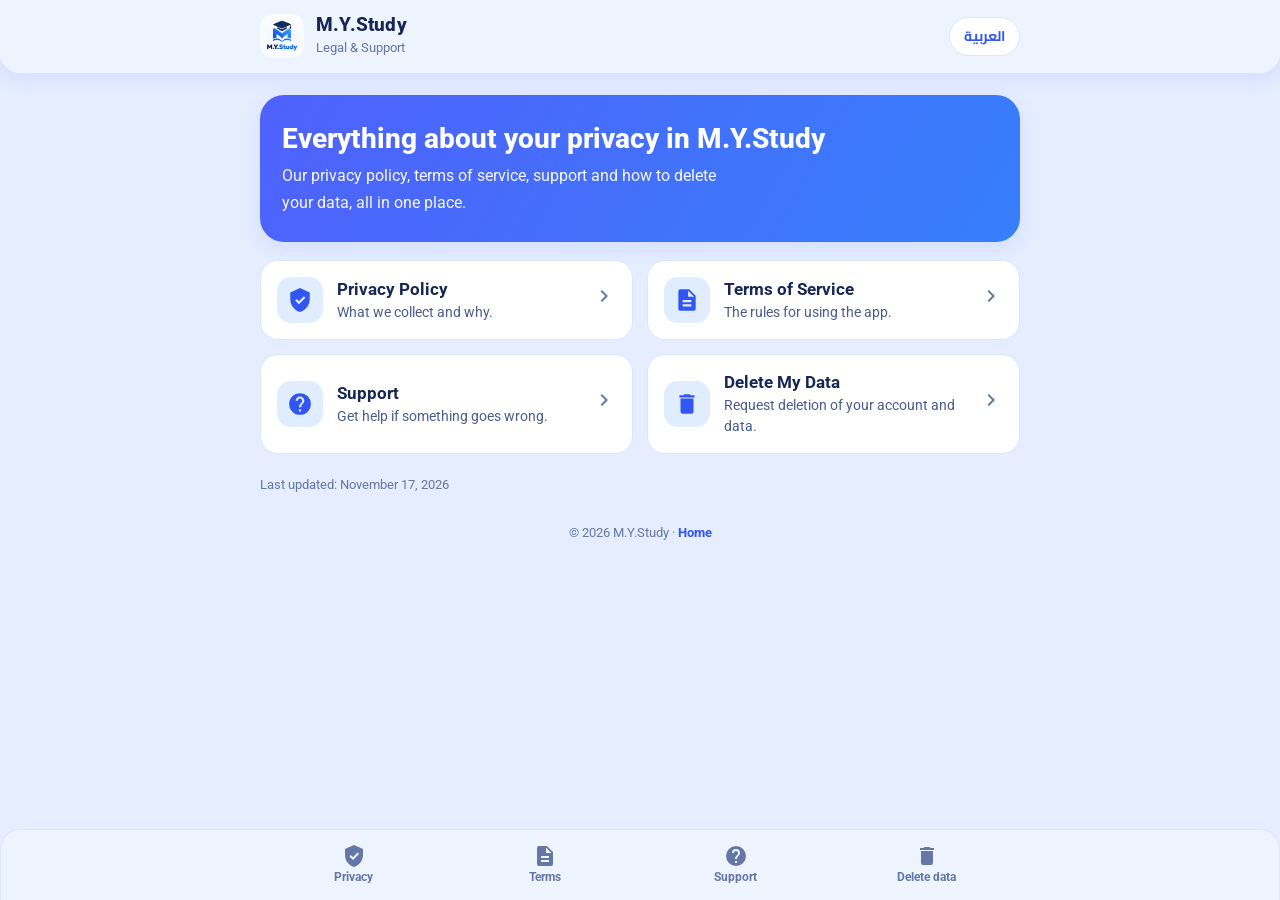
<file: index.html>
<!doctype html>
<html lang="ar" dir="rtl" data-lang="ar">
<head>
<meta charset="utf-8">
<meta name="viewport" content="width=device-width,initial-scale=1,viewport-fit=cover">
<title>M.Y.Study</title>
<meta name="description" content="M.Y.Study - privacy policy, terms of service, support and data deletion.">
<link rel="icon" href="icon.png">
<link rel="preconnect" href="https://fonts.googleapis.com"><link rel="preconnect" href="https://fonts.gstatic.com" crossorigin>
<link rel="stylesheet" href="https://fonts.googleapis.com/css2?family=Cairo:wght@400;600;700;800&family=Roboto:wght@400;500;700&display=swap">
<link rel="stylesheet" href="style.css">
<script src="app.js"></script>
</head>
<body class="p-home">
<svg width="0" height="0" style="position:absolute" aria-hidden="true">
  <symbol id="i-shield" viewBox="0 0 24 24"><path fill="currentColor" d="M12 1 3 5v6c0 5.55 3.84 10.74 9 12 5.16-1.26 9-6.45 9-12V5l-9-4Zm-1 15-3.5-3.5 1.41-1.41L11 13.17l4.59-4.58L17 10l-6 6Z"/></symbol>
  <symbol id="i-help" viewBox="0 0 24 24"><path fill="currentColor" d="M12 2a10 10 0 1 0 0 20 10 10 0 0 0 0-20Zm1 17h-2v-2h2v2Zm2.07-7.75-.9.92A3.5 3.5 0 0 0 13 15h-2v-.5c0-1 .4-1.9 1.17-2.59l1.24-1.26A2 2 0 0 0 14 9a2 2 0 0 0-4 0H8a4 4 0 0 1 8 0c0 .88-.36 1.68-.93 2.25Z"/></symbol>
  <symbol id="i-doc" viewBox="0 0 24 24"><path fill="currentColor" d="M14 2H6a2 2 0 0 0-2 2v16a2 2 0 0 0 2 2h12a2 2 0 0 0 2-2V8l-6-6Zm2 16H8v-2h8v2Zm0-4H8v-2h8v2Zm-3-5V3.5L18.5 9H13Z"/></symbol>
  <symbol id="i-trash" viewBox="0 0 24 24"><path fill="currentColor" d="M6 19a2 2 0 0 0 2 2h8a2 2 0 0 0 2-2V7H6v12ZM19 4h-3.5l-1-1h-5l-1 1H5v2h14V4Z"/></symbol>
  <symbol id="i-chev" viewBox="0 0 24 24"><path fill="currentColor" d="M8.59 16.59 13.17 12 8.59 7.41 10 6l6 6-6 6-1.41-1.41Z"/></symbol>
  <symbol id="i-info" viewBox="0 0 24 24"><path fill="currentColor" d="M12 2a10 10 0 1 0 0 20 10 10 0 0 0 0-20Zm1 15h-2v-6h2v6Zm0-8h-2V7h2v2Z"/></symbol>
</svg>
<header class="top"><div class="wrap">
  <img class="logo" alt="M.Y.Study" src="icon.png">
  <div class="brand"><b>M.Y.Study</b>
    <span class="ar">المعلومات القانونية والدعم</span><span class="en">Legal &amp; Support</span></div>
  <button class="lang" id="langbtn" type="button" aria-label="Language"><span class="ar">English</span><span class="en">العربية</span></button>
</div></header>
<main class="wrap">
<section class="home" id="home">
  <div class="hero">
    <h1><span class="ar">كل ما يخص خصوصيتك في M.Y.Study</span><span class="en">Everything about your privacy in M.Y.Study</span></h1>
    <p><span class="ar">سياسة الخصوصية، شروط الخدمة، الدعم، وطريقة حذف بياناتك، في مكان واحد وبشكل واضح.</span>
       <span class="en">Our privacy policy, terms of service, support and how to delete your data, all in one place.</span></p>
  </div>
  <div class="grid">
    <a class="tile" href="privacy.html"><span class="ic"><svg width="26" height="26"><use href="#i-shield"/></svg></span>
      <div><h2><span class="ar">سياسة الخصوصية</span><span class="en">Privacy Policy</span></h2>
      <p><span class="ar">إيه البيانات اللي بنجمعها وليه.</span><span class="en">What we collect and why.</span></p></div>
      <span class="chev"><svg width="24" height="24"><use href="#i-chev"/></svg></span></a>
    <a class="tile" href="terms.html"><span class="ic"><svg width="26" height="26"><use href="#i-doc"/></svg></span>
      <div><h2><span class="ar">شروط الخدمة</span><span class="en">Terms of Service</span></h2>
      <p><span class="ar">قواعد استخدام التطبيق.</span><span class="en">The rules for using the app.</span></p></div>
      <span class="chev"><svg width="24" height="24"><use href="#i-chev"/></svg></span></a>
    <a class="tile" href="support.html"><span class="ic"><svg width="26" height="26"><use href="#i-help"/></svg></span>
      <div><h2><span class="ar">الدعم</span><span class="en">Support</span></h2>
      <p><span class="ar">تواصل معانا لو واجهتك مشكلة.</span><span class="en">Get help if something goes wrong.</span></p></div>
      <span class="chev"><svg width="24" height="24"><use href="#i-chev"/></svg></span></a>
    <a class="tile" href="delete-data.html"><span class="ic"><svg width="26" height="26"><use href="#i-trash"/></svg></span>
      <div><h2><span class="ar">حذف البيانات</span><span class="en">Delete My Data</span></h2>
      <p><span class="ar">اطلب حذف حسابك وبياناتك.</span><span class="en">Request deletion of your account and data.</span></p></div>
      <span class="chev"><svg width="24" height="24"><use href="#i-chev"/></svg></span></a>
  </div>
  <p class="meta"><span class="ar">آخر تحديث: 17 نوفمبر 2026</span><span class="en">Last updated: November 17, 2026</span></p>
</section>
<p class="foot">© 2026 M.Y.Study · <a href="index.html" id="homelink"><span class="ar">الرئيسية</span><span class="en">Home</span></a></p>
</main>
<nav class="nav" aria-label="Pages"><div class="wrap">
  <a href="privacy.html"><svg width="24" height="24"><use href="#i-shield"/></svg><span class="ar">الخصوصية</span><span class="en">Privacy</span></a>
  <a href="terms.html"><svg width="24" height="24"><use href="#i-doc"/></svg><span class="ar">الشروط</span><span class="en">Terms</span></a>
  <a href="support.html"><svg width="24" height="24"><use href="#i-help"/></svg><span class="ar">الدعم</span><span class="en">Support</span></a>
  <a href="delete-data.html"><svg width="24" height="24"><use href="#i-trash"/></svg><span class="ar">حذف البيانات</span><span class="en">Delete data</span></a>
</div></nav>
</body>
</html>
</file>
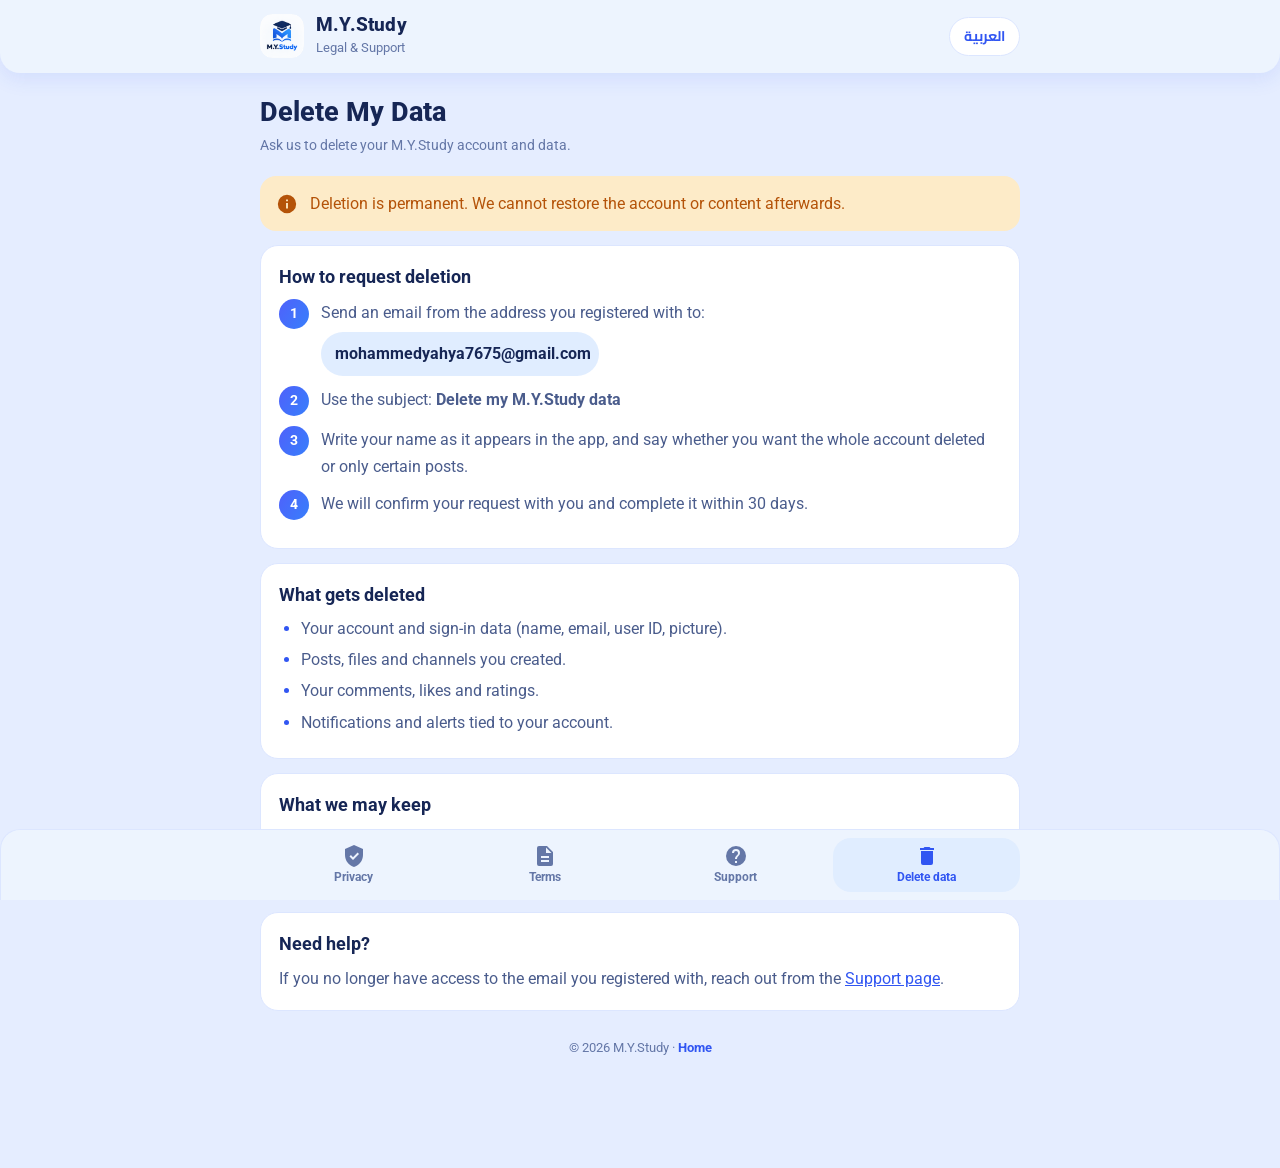
<file: delete-data.html>
<!doctype html>
<html lang="ar" dir="rtl" data-lang="ar">
<head>
<meta charset="utf-8">
<meta name="viewport" content="width=device-width,initial-scale=1,viewport-fit=cover">
<title>Delete My Data | حذف البيانات - M.Y.Study</title>
<meta name="description" content="M.Y.Study - privacy policy, terms of service, support and data deletion.">
<link rel="icon" href="icon.png">
<link rel="preconnect" href="https://fonts.googleapis.com"><link rel="preconnect" href="https://fonts.gstatic.com" crossorigin>
<link rel="stylesheet" href="https://fonts.googleapis.com/css2?family=Cairo:wght@400;600;700;800&family=Roboto:wght@400;500;700&display=swap">
<link rel="stylesheet" href="style.css">
<script src="app.js"></script>
</head>
<body class="p-delete-data">
<svg width="0" height="0" style="position:absolute" aria-hidden="true">
  <symbol id="i-shield" viewBox="0 0 24 24"><path fill="currentColor" d="M12 1 3 5v6c0 5.55 3.84 10.74 9 12 5.16-1.26 9-6.45 9-12V5l-9-4Zm-1 15-3.5-3.5 1.41-1.41L11 13.17l4.59-4.58L17 10l-6 6Z"/></symbol>
  <symbol id="i-help" viewBox="0 0 24 24"><path fill="currentColor" d="M12 2a10 10 0 1 0 0 20 10 10 0 0 0 0-20Zm1 17h-2v-2h2v2Zm2.07-7.75-.9.92A3.5 3.5 0 0 0 13 15h-2v-.5c0-1 .4-1.9 1.17-2.59l1.24-1.26A2 2 0 0 0 14 9a2 2 0 0 0-4 0H8a4 4 0 0 1 8 0c0 .88-.36 1.68-.93 2.25Z"/></symbol>
  <symbol id="i-doc" viewBox="0 0 24 24"><path fill="currentColor" d="M14 2H6a2 2 0 0 0-2 2v16a2 2 0 0 0 2 2h12a2 2 0 0 0 2-2V8l-6-6Zm2 16H8v-2h8v2Zm0-4H8v-2h8v2Zm-3-5V3.5L18.5 9H13Z"/></symbol>
  <symbol id="i-trash" viewBox="0 0 24 24"><path fill="currentColor" d="M6 19a2 2 0 0 0 2 2h8a2 2 0 0 0 2-2V7H6v12ZM19 4h-3.5l-1-1h-5l-1 1H5v2h14V4Z"/></symbol>
  <symbol id="i-chev" viewBox="0 0 24 24"><path fill="currentColor" d="M8.59 16.59 13.17 12 8.59 7.41 10 6l6 6-6 6-1.41-1.41Z"/></symbol>
  <symbol id="i-info" viewBox="0 0 24 24"><path fill="currentColor" d="M12 2a10 10 0 1 0 0 20 10 10 0 0 0 0-20Zm1 15h-2v-6h2v6Zm0-8h-2V7h2v2Z"/></symbol>
</svg>
<header class="top"><div class="wrap">
  <img class="logo" alt="M.Y.Study" src="icon.png">
  <div class="brand"><b>M.Y.Study</b>
    <span class="ar">المعلومات القانونية والدعم</span><span class="en">Legal &amp; Support</span></div>
  <button class="lang" id="langbtn" type="button" aria-label="Language"><span class="ar">English</span><span class="en">العربية</span></button>
</div></header>
<main class="wrap">
<section class="page" id="delete-data">
  <h1><span class="ar">حذف البيانات</span><span class="en">Delete My Data</span></h1>
  <p class="sub"><span class="ar">اطلب حذف حسابك وبياناتك من M.Y.Study.</span><span class="en">Ask us to delete your M.Y.Study account and data.</span></p>

  <div class="note warn"><svg width="22" height="22"><use href="#i-info"/></svg>
    <p class="ar">الحذف نهائي ومينفعش نرجّع الحساب أو المحتوى بعد تنفيذه.</p>
    <p class="en">Deletion is permanent. We cannot restore the account or content afterwards.</p></div>

  <div class="card">
    <h2><span class="ar">خطوات الطلب</span><span class="en">How to request deletion</span></h2>
    <div class="step"><i>1</i><div><span class="ar">ابعت رسالة من الإيميل المسجل بيه في التطبيق على:</span><span class="en">Send an email from the address you registered with to:</span><br>
      <span class="mail" style="margin-top:6px"><code class="mailcopy">mohammedyahya7675@gmail.com</code></span></div></div>
    <div class="step"><i>2</i><div><span class="ar">اكتب في العنوان: <b>Delete my M.Y.Study data</b></span><span class="en">Use the subject: <b>Delete my M.Y.Study data</b></span></div></div>
    <div class="step"><i>3</i><div><span class="ar">اكتب اسمك كما يظهر في التطبيق، وحدد لو عايز حذف الحساب كله أو بوستات معينة بس.</span><span class="en">Write your name as it appears in the app, and say whether you want the whole account deleted or only certain posts.</span></div></div>
    <div class="step"><i>4</i><div><span class="ar">هنأكد معاك الطلب وننفّذه خلال 30 يوم.</span><span class="en">We will confirm your request with you and complete it within 30 days.</span></div></div>
  </div>

  <div class="card">
    <h2><span class="ar">إيه اللي بيتحذف</span><span class="en">What gets deleted</span></h2>
    <ul class="ar"><li>حسابك وبيانات تسجيل الدخول (الاسم، الإيميل، معرّف المستخدم، الصورة).</li><li>البوستات والملفات والقنوات اللي أنشأتها.</li><li>تعليقاتك وإعجاباتك وتقييماتك.</li><li>الإشعارات والتنبيهات الخاصة بحسابك.</li></ul>
    <ul class="en"><li>Your account and sign-in data (name, email, user ID, picture).</li><li>Posts, files and channels you created.</li><li>Your comments, likes and ratings.</li><li>Notifications and alerts tied to your account.</li></ul>
  </div>

  <div class="card">
    <h2><span class="ar">اللي ممكن نحتفظ بيه</span><span class="en">What we may keep</span></h2>
    <p class="ar">ممكن نحتفظ بسجلات بلاغات الإساءة وقرارات الحظر بالقدر اللازم لحماية المستخدمين ومنع رجوع حسابات محظورة، وبعد كده بتتحذف.</p>
    <p class="en">We may keep abuse-report records and ban decisions for as long as needed to protect users and stop banned accounts from returning, after which they are deleted.</p>
  </div>

  <div class="card">
    <h2><span class="ar">محتاج مساعدة؟</span><span class="en">Need help?</span></h2>
    <p class="ar">لو معندكش وصول للإيميل المسجل بيه، كلمنا من <a href="support.html">صفحة الدعم</a>.</p>
    <p class="en">If you no longer have access to the email you registered with, reach out from the <a href="support.html">Support page</a>.</p>
  </div>
</section>
<p class="foot">© 2026 M.Y.Study · <a href="index.html" id="homelink"><span class="ar">الرئيسية</span><span class="en">Home</span></a></p>
</main>
<nav class="nav" aria-label="Pages"><div class="wrap">
  <a href="privacy.html"><svg width="24" height="24"><use href="#i-shield"/></svg><span class="ar">الخصوصية</span><span class="en">Privacy</span></a>
  <a href="terms.html"><svg width="24" height="24"><use href="#i-doc"/></svg><span class="ar">الشروط</span><span class="en">Terms</span></a>
  <a href="support.html"><svg width="24" height="24"><use href="#i-help"/></svg><span class="ar">الدعم</span><span class="en">Support</span></a>
  <a href="delete-data.html"><svg width="24" height="24"><use href="#i-trash"/></svg><span class="ar">حذف البيانات</span><span class="en">Delete data</span></a>
</div></nav>
</body>
</html>
</file>
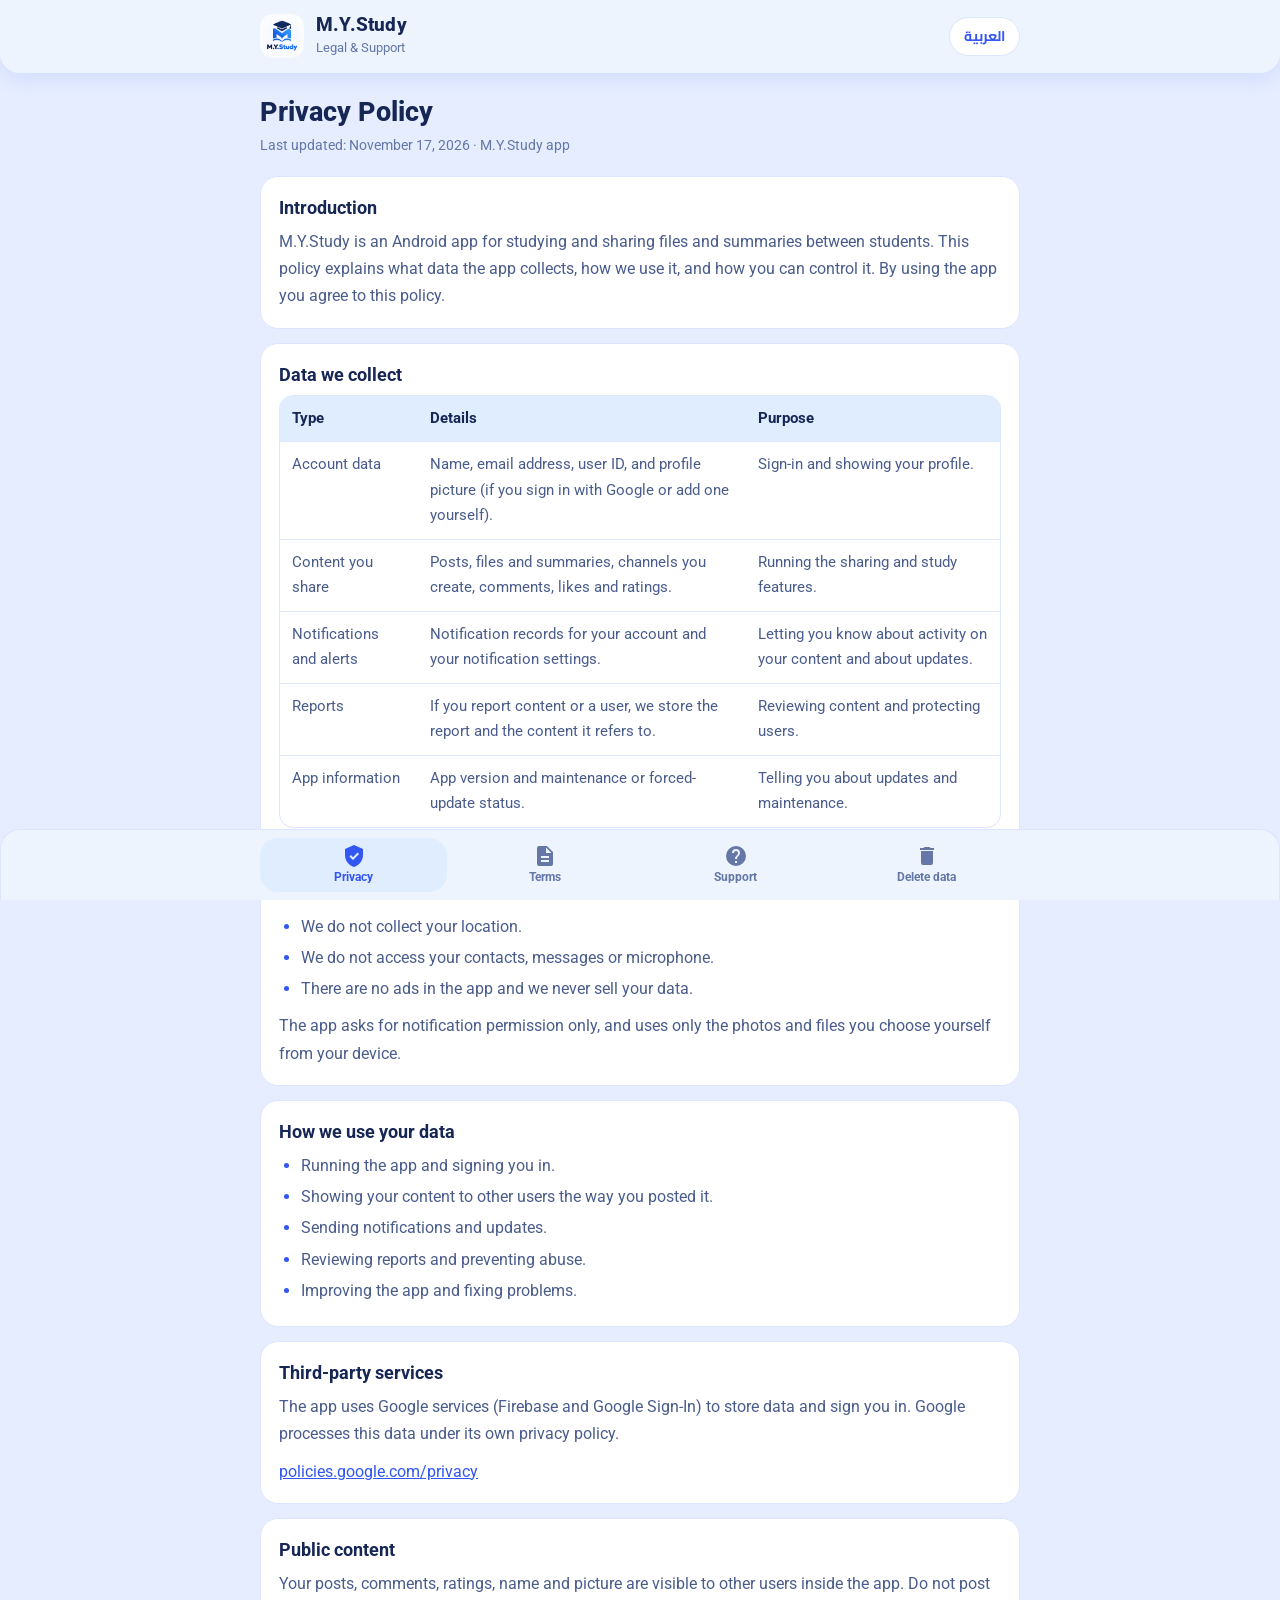
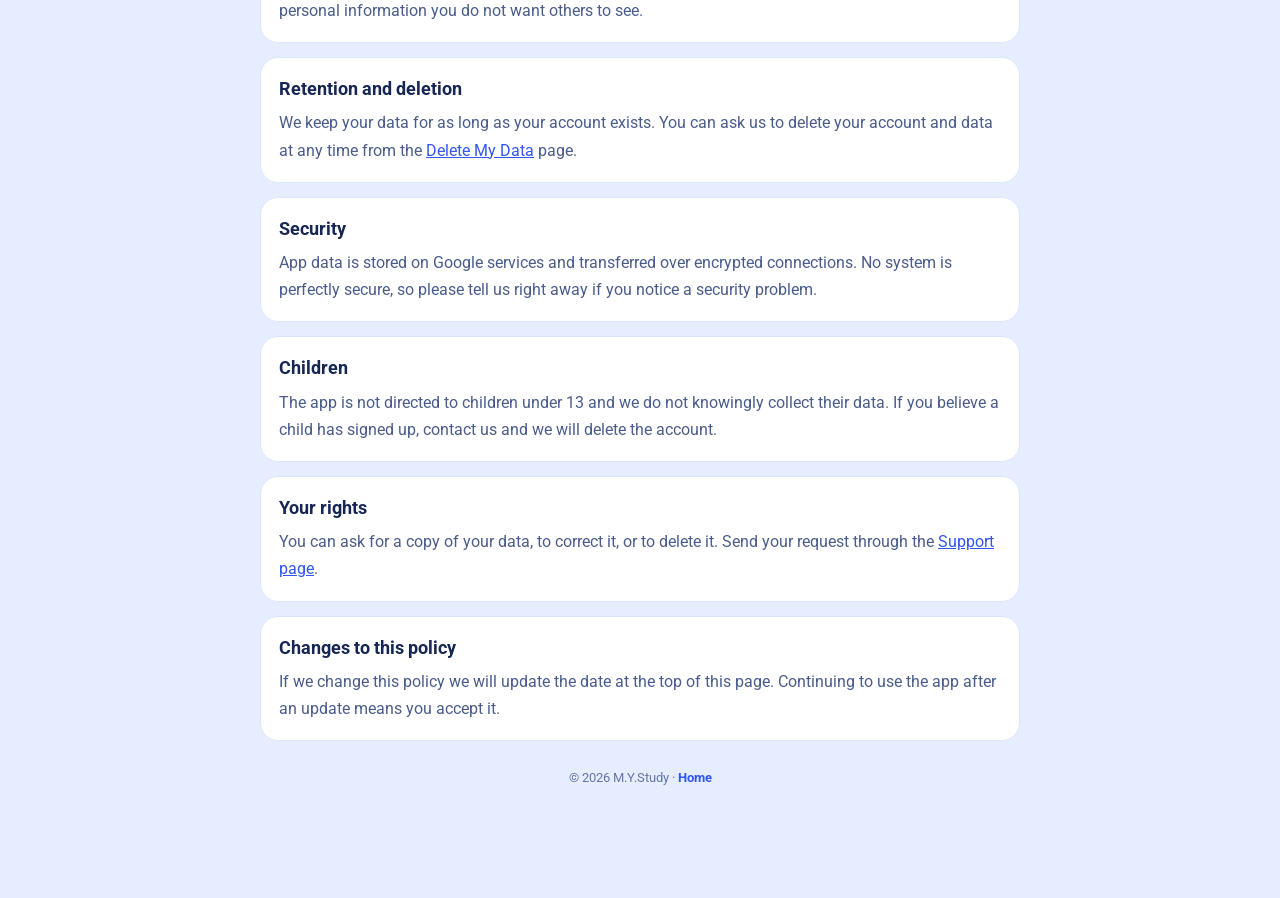
<file: privacy.html>
<!doctype html>
<html lang="ar" dir="rtl" data-lang="ar">
<head>
<meta charset="utf-8">
<meta name="viewport" content="width=device-width,initial-scale=1,viewport-fit=cover">
<title>Privacy Policy | سياسة الخصوصية - M.Y.Study</title>
<meta name="description" content="M.Y.Study - privacy policy, terms of service, support and data deletion.">
<link rel="icon" href="icon.png">
<link rel="preconnect" href="https://fonts.googleapis.com"><link rel="preconnect" href="https://fonts.gstatic.com" crossorigin>
<link rel="stylesheet" href="https://fonts.googleapis.com/css2?family=Cairo:wght@400;600;700;800&family=Roboto:wght@400;500;700&display=swap">
<link rel="stylesheet" href="style.css">
<script src="app.js"></script>
</head>
<body class="p-privacy">
<svg width="0" height="0" style="position:absolute" aria-hidden="true">
  <symbol id="i-shield" viewBox="0 0 24 24"><path fill="currentColor" d="M12 1 3 5v6c0 5.55 3.84 10.74 9 12 5.16-1.26 9-6.45 9-12V5l-9-4Zm-1 15-3.5-3.5 1.41-1.41L11 13.17l4.59-4.58L17 10l-6 6Z"/></symbol>
  <symbol id="i-help" viewBox="0 0 24 24"><path fill="currentColor" d="M12 2a10 10 0 1 0 0 20 10 10 0 0 0 0-20Zm1 17h-2v-2h2v2Zm2.07-7.75-.9.92A3.5 3.5 0 0 0 13 15h-2v-.5c0-1 .4-1.9 1.17-2.59l1.24-1.26A2 2 0 0 0 14 9a2 2 0 0 0-4 0H8a4 4 0 0 1 8 0c0 .88-.36 1.68-.93 2.25Z"/></symbol>
  <symbol id="i-doc" viewBox="0 0 24 24"><path fill="currentColor" d="M14 2H6a2 2 0 0 0-2 2v16a2 2 0 0 0 2 2h12a2 2 0 0 0 2-2V8l-6-6Zm2 16H8v-2h8v2Zm0-4H8v-2h8v2Zm-3-5V3.5L18.5 9H13Z"/></symbol>
  <symbol id="i-trash" viewBox="0 0 24 24"><path fill="currentColor" d="M6 19a2 2 0 0 0 2 2h8a2 2 0 0 0 2-2V7H6v12ZM19 4h-3.5l-1-1h-5l-1 1H5v2h14V4Z"/></symbol>
  <symbol id="i-chev" viewBox="0 0 24 24"><path fill="currentColor" d="M8.59 16.59 13.17 12 8.59 7.41 10 6l6 6-6 6-1.41-1.41Z"/></symbol>
  <symbol id="i-info" viewBox="0 0 24 24"><path fill="currentColor" d="M12 2a10 10 0 1 0 0 20 10 10 0 0 0 0-20Zm1 15h-2v-6h2v6Zm0-8h-2V7h2v2Z"/></symbol>
</svg>
<header class="top"><div class="wrap">
  <img class="logo" alt="M.Y.Study" src="icon.png">
  <div class="brand"><b>M.Y.Study</b>
    <span class="ar">المعلومات القانونية والدعم</span><span class="en">Legal &amp; Support</span></div>
  <button class="lang" id="langbtn" type="button" aria-label="Language"><span class="ar">English</span><span class="en">العربية</span></button>
</div></header>
<main class="wrap">
<section class="page" id="privacy">
  <h1><span class="ar">سياسة الخصوصية</span><span class="en">Privacy Policy</span></h1>
  <p class="sub"><span class="ar">آخر تحديث: 17 نوفمبر 2026 · تطبيق M.Y.Study</span><span class="en">Last updated: November 17, 2026 · M.Y.Study app</span></p>

  <div class="card">
    <h2><span class="ar">مقدمة</span><span class="en">Introduction</span></h2>
    <p class="ar">M.Y.Study تطبيق أندرويد للمذاكرة ومشاركة الملفات والملخصات بين الطلبة. السياسة دي بتشرح البيانات اللي التطبيق بيجمعها، وبنستخدمها إزاي، وإزاي تتحكم فيها. باستخدامك للتطبيق انت موافق على السياسة دي.</p>
    <p class="en">M.Y.Study is an Android app for studying and sharing files and summaries between students. This policy explains what data the app collects, how we use it, and how you can control it. By using the app you agree to this policy.</p>
  </div>

  <div class="card">
    <h2><span class="ar">البيانات اللي بنجمعها</span><span class="en">Data we collect</span></h2>
    <div class="tbl"><table>
      <thead><tr><th><span class="ar">النوع</span><span class="en">Type</span></th><th><span class="ar">التفاصيل</span><span class="en">Details</span></th><th><span class="ar">الغرض</span><span class="en">Purpose</span></th></tr></thead>
      <tbody>
        <tr><td><span class="ar">بيانات الحساب</span><span class="en">Account data</span></td>
            <td><span class="ar">الاسم، البريد الإلكتروني، معرّف المستخدم، وصورة الحساب (لو سجلت بحساب جوجل أو أضفتها بنفسك).</span><span class="en">Name, email address, user ID, and profile picture (if you sign in with Google or add one yourself).</span></td>
            <td><span class="ar">تسجيل الدخول وعرض ملفك الشخصي.</span><span class="en">Sign-in and showing your profile.</span></td></tr>
        <tr><td><span class="ar">المحتوى اللي بتنشره</span><span class="en">Content you share</span></td>
            <td><span class="ar">البوستات، الملفات والملخصات، القنوات اللي بتنشئها، التعليقات، الإعجابات، والتقييمات.</span><span class="en">Posts, files and summaries, channels you create, comments, likes and ratings.</span></td>
            <td><span class="ar">تشغيل ميزات المشاركة والمذاكرة.</span><span class="en">Running the sharing and study features.</span></td></tr>
        <tr><td><span class="ar">الإشعارات والتنبيهات</span><span class="en">Notifications and alerts</span></td>
            <td><span class="ar">سجل الإشعارات الخاصة بحسابك وإعدادات الإشعارات.</span><span class="en">Notification records for your account and your notification settings.</span></td>
            <td><span class="ar">تنبيهك بالتفاعل على محتواك وبالتحديثات.</span><span class="en">Letting you know about activity on your content and about updates.</span></td></tr>
        <tr><td><span class="ar">البلاغات</span><span class="en">Reports</span></td>
            <td><span class="ar">لو بلّغت عن محتوى أو حد، بنحفظ البلاغ ومعاه المحتوى المقصود.</span><span class="en">If you report content or a user, we store the report and the content it refers to.</span></td>
            <td><span class="ar">مراجعة المحتوى وحماية المستخدمين.</span><span class="en">Reviewing content and protecting users.</span></td></tr>
        <tr><td><span class="ar">معلومات التطبيق</span><span class="en">App information</span></td>
            <td><span class="ar">إصدار التطبيق وحالة الصيانة أو التحديث الإجباري.</span><span class="en">App version and maintenance or forced-update status.</span></td>
            <td><span class="ar">إبلاغك بالتحديثات والصيانة.</span><span class="en">Telling you about updates and maintenance.</span></td></tr>
      </tbody></table></div>
  </div>

  <div class="card">
    <h2><span class="ar">اللي مش بنجمعه</span><span class="en">What we do not collect</span></h2>
    <ul class="ar"><li>مش بنجمع موقعك الجغرافي.</li><li>مش بنوصل لجهات الاتصال أو الرسائل أو الميكروفون.</li><li>مفيش إعلانات في التطبيق، ومش بنبيع بياناتك لأي حد.</li></ul>
    <ul class="en"><li>We do not collect your location.</li><li>We do not access your contacts, messages or microphone.</li><li>There are no ads in the app and we never sell your data.</li></ul>
    <p class="ar" style="margin-top:10px">التطبيق بيطلب إذن الإشعارات فقط، وبيختار الصور والملفات اللي انت تحددها بنفسك من جهازك.</p>
    <p class="en" style="margin-top:10px">The app asks for notification permission only, and uses only the photos and files you choose yourself from your device.</p>
  </div>

  <div class="card">
    <h2><span class="ar">إزاي بنستخدم البيانات</span><span class="en">How we use your data</span></h2>
    <ul class="ar"><li>تشغيل التطبيق وتسجيل دخولك.</li><li>عرض محتواك للمستخدمين التانيين بالشكل اللي انت نشرته بيه.</li><li>إرسال الإشعارات والتحديثات.</li><li>مراجعة البلاغات ومنع إساءة الاستخدام.</li><li>تحسين التطبيق وإصلاح المشاكل.</li></ul>
    <ul class="en"><li>Running the app and signing you in.</li><li>Showing your content to other users the way you posted it.</li><li>Sending notifications and updates.</li><li>Reviewing reports and preventing abuse.</li><li>Improving the app and fixing problems.</li></ul>
  </div>

  <div class="card">
    <h2><span class="ar">الخدمات الخارجية</span><span class="en">Third-party services</span></h2>
    <p class="ar">التطبيق بيستخدم خدمات جوجل (Firebase وتسجيل الدخول بجوجل) لتخزين البيانات وتسجيل الدخول. جوجل بتعالج البيانات دي حسب سياسة الخصوصية بتاعتها.</p>
    <p class="en">The app uses Google services (Firebase and Google Sign-In) to store data and sign you in. Google processes this data under its own privacy policy.</p>
    <p><a href="https://policies.google.com/privacy" target="_blank" rel="noopener">policies.google.com/privacy</a></p>
  </div>

  <div class="card">
    <h2><span class="ar">المحتوى العام</span><span class="en">Public content</span></h2>
    <p class="ar">البوستات والتعليقات والتقييمات واسمك وصورتك بتظهر للمستخدمين التانيين داخل التطبيق. متنشرش معلومات شخصية مش عايز حد يشوفها.</p>
    <p class="en">Your posts, comments, ratings, name and picture are visible to other users inside the app. Do not post personal information you do not want others to see.</p>
  </div>

  <div class="card">
    <h2><span class="ar">الاحتفاظ بالبيانات والحذف</span><span class="en">Retention and deletion</span></h2>
    <p class="ar">بنحتفظ ببياناتك طول ما حسابك موجود. تقدر تطلب حذف حسابك وبياناتك في أي وقت من صفحة <a href="delete-data.html">حذف البيانات</a>.</p>
    <p class="en">We keep your data for as long as your account exists. You can ask us to delete your account and data at any time from the <a href="delete-data.html">Delete My Data</a> page.</p>
  </div>

  <div class="card">
    <h2><span class="ar">الأمان</span><span class="en">Security</span></h2>
    <p class="ar">بيانات التطبيق متخزنة على خدمات جوجل وبتتنقل بشكل مشفر. مفيش نظام آمن 100%، فلو لاحظت أي مشكلة أمنية بلّغنا فورًا.</p>
    <p class="en">App data is stored on Google services and transferred over encrypted connections. No system is perfectly secure, so please tell us right away if you notice a security problem.</p>
  </div>

  <div class="card">
    <h2><span class="ar">الأطفال</span><span class="en">Children</span></h2>
    <p class="ar">التطبيق مش موجّه للأطفال أقل من 13 سنة، ولا بنجمع بياناتهم عن قصد. لو عرفت إن طفل سجّل، ابعتلنا وهنحذف الحساب.</p>
    <p class="en">The app is not directed to children under 13 and we do not knowingly collect their data. If you believe a child has signed up, contact us and we will delete the account.</p>
  </div>

  <div class="card">
    <h2><span class="ar">حقوقك</span><span class="en">Your rights</span></h2>
    <p class="ar">تقدر تطلب نسخة من بياناتك، أو تصحيحها، أو حذفها. ابعت طلبك على <a href="support.html">صفحة الدعم</a>.</p>
    <p class="en">You can ask for a copy of your data, to correct it, or to delete it. Send your request through the <a href="support.html">Support page</a>.</p>
  </div>

  <div class="card">
    <h2><span class="ar">تغيير السياسة</span><span class="en">Changes to this policy</span></h2>
    <p class="ar">لو غيّرنا السياسة هنحدّث التاريخ اللي فوق في الصفحة دي. استمرارك في استخدام التطبيق بعد التحديث يعني موافقتك.</p>
    <p class="en">If we change this policy we will update the date at the top of this page. Continuing to use the app after an update means you accept it.</p>
  </div>
</section>
<p class="foot">© 2026 M.Y.Study · <a href="index.html" id="homelink"><span class="ar">الرئيسية</span><span class="en">Home</span></a></p>
</main>
<nav class="nav" aria-label="Pages"><div class="wrap">
  <a href="privacy.html"><svg width="24" height="24"><use href="#i-shield"/></svg><span class="ar">الخصوصية</span><span class="en">Privacy</span></a>
  <a href="terms.html"><svg width="24" height="24"><use href="#i-doc"/></svg><span class="ar">الشروط</span><span class="en">Terms</span></a>
  <a href="support.html"><svg width="24" height="24"><use href="#i-help"/></svg><span class="ar">الدعم</span><span class="en">Support</span></a>
  <a href="delete-data.html"><svg width="24" height="24"><use href="#i-trash"/></svg><span class="ar">حذف البيانات</span><span class="en">Delete data</span></a>
</div></nav>
</body>
</html>
</file>
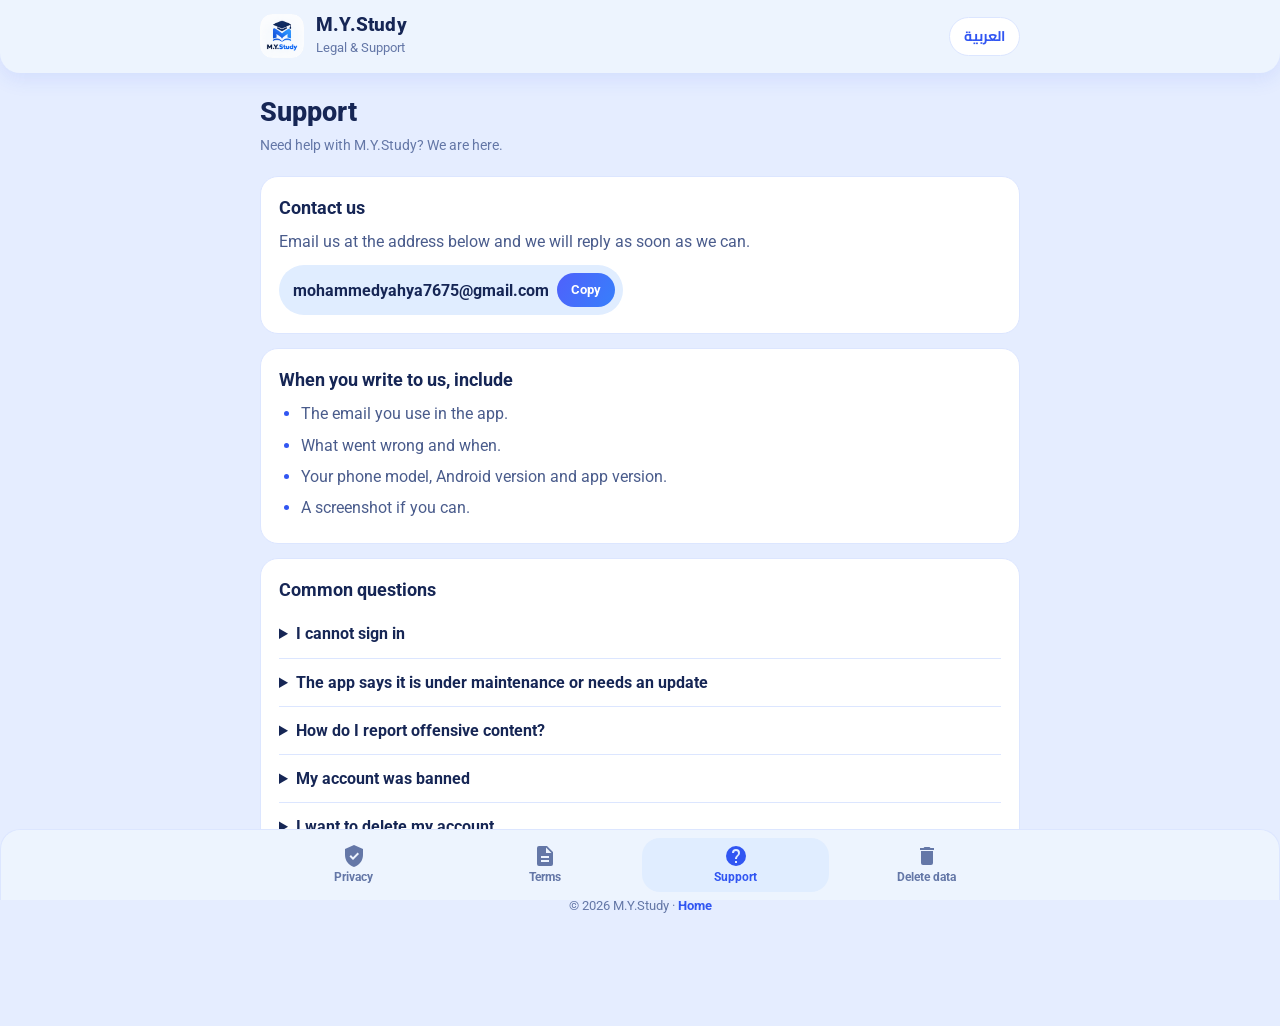
<file: support.html>
<!doctype html>
<html lang="ar" dir="rtl" data-lang="ar">
<head>
<meta charset="utf-8">
<meta name="viewport" content="width=device-width,initial-scale=1,viewport-fit=cover">
<title>Support | الدعم - M.Y.Study</title>
<meta name="description" content="M.Y.Study - privacy policy, terms of service, support and data deletion.">
<link rel="icon" href="icon.png">
<link rel="preconnect" href="https://fonts.googleapis.com"><link rel="preconnect" href="https://fonts.gstatic.com" crossorigin>
<link rel="stylesheet" href="https://fonts.googleapis.com/css2?family=Cairo:wght@400;600;700;800&family=Roboto:wght@400;500;700&display=swap">
<link rel="stylesheet" href="style.css">
<script src="app.js"></script>
</head>
<body class="p-support">
<svg width="0" height="0" style="position:absolute" aria-hidden="true">
  <symbol id="i-shield" viewBox="0 0 24 24"><path fill="currentColor" d="M12 1 3 5v6c0 5.55 3.84 10.74 9 12 5.16-1.26 9-6.45 9-12V5l-9-4Zm-1 15-3.5-3.5 1.41-1.41L11 13.17l4.59-4.58L17 10l-6 6Z"/></symbol>
  <symbol id="i-help" viewBox="0 0 24 24"><path fill="currentColor" d="M12 2a10 10 0 1 0 0 20 10 10 0 0 0 0-20Zm1 17h-2v-2h2v2Zm2.07-7.75-.9.92A3.5 3.5 0 0 0 13 15h-2v-.5c0-1 .4-1.9 1.17-2.59l1.24-1.26A2 2 0 0 0 14 9a2 2 0 0 0-4 0H8a4 4 0 0 1 8 0c0 .88-.36 1.68-.93 2.25Z"/></symbol>
  <symbol id="i-doc" viewBox="0 0 24 24"><path fill="currentColor" d="M14 2H6a2 2 0 0 0-2 2v16a2 2 0 0 0 2 2h12a2 2 0 0 0 2-2V8l-6-6Zm2 16H8v-2h8v2Zm0-4H8v-2h8v2Zm-3-5V3.5L18.5 9H13Z"/></symbol>
  <symbol id="i-trash" viewBox="0 0 24 24"><path fill="currentColor" d="M6 19a2 2 0 0 0 2 2h8a2 2 0 0 0 2-2V7H6v12ZM19 4h-3.5l-1-1h-5l-1 1H5v2h14V4Z"/></symbol>
  <symbol id="i-chev" viewBox="0 0 24 24"><path fill="currentColor" d="M8.59 16.59 13.17 12 8.59 7.41 10 6l6 6-6 6-1.41-1.41Z"/></symbol>
  <symbol id="i-info" viewBox="0 0 24 24"><path fill="currentColor" d="M12 2a10 10 0 1 0 0 20 10 10 0 0 0 0-20Zm1 15h-2v-6h2v6Zm0-8h-2V7h2v2Z"/></symbol>
</svg>
<header class="top"><div class="wrap">
  <img class="logo" alt="M.Y.Study" src="icon.png">
  <div class="brand"><b>M.Y.Study</b>
    <span class="ar">المعلومات القانونية والدعم</span><span class="en">Legal &amp; Support</span></div>
  <button class="lang" id="langbtn" type="button" aria-label="Language"><span class="ar">English</span><span class="en">العربية</span></button>
</div></header>
<main class="wrap">
<section class="page" id="support">
  <h1><span class="ar">الدعم</span><span class="en">Support</span></h1>
  <p class="sub"><span class="ar">محتاج مساعدة في M.Y.Study؟ احنا هنا.</span><span class="en">Need help with M.Y.Study? We are here.</span></p>

  <div class="card">
    <h2><span class="ar">تواصل معانا</span><span class="en">Contact us</span></h2>
    <p class="ar">ابعتلنا على البريد التالي، وهنرد عليك في أقرب وقت.</p>
    <p class="en">Email us at the address below and we will reply as soon as we can.</p>
    <span class="mail"><code id="mailaddr">mohammedyahya7675@gmail.com</code><button class="copy" id="copybtn" type="button"><span class="ar">نسخ</span><span class="en">Copy</span></button></span>
  </div>

  <div class="card">
    <h2><span class="ar">لما تبعت رسالة، اكتب فيها</span><span class="en">When you write to us, include</span></h2>
    <ul class="ar"><li>الإيميل المسجل بيه في التطبيق.</li><li>وصف المشكلة وإمتى حصلت.</li><li>نوع الموبايل وإصدار أندرويد وإصدار التطبيق.</li><li>لقطة شاشة لو أمكن.</li></ul>
    <ul class="en"><li>The email you use in the app.</li><li>What went wrong and when.</li><li>Your phone model, Android version and app version.</li><li>A screenshot if you can.</li></ul>
  </div>

  <div class="card faq">
    <h2><span class="ar">أسئلة شائعة</span><span class="en">Common questions</span></h2>
    <details><summary><span class="ar">مش قادر أسجل دخول</span><span class="en">I cannot sign in</span></summary>
      <p class="ar">اتأكد من اتصال الإنترنت وإن التطبيق على آخر إصدار. لو بتدخل بجوجل، جرّب تختار الحساب تاني. لو المشكلة مستمرة ابعتلنا.</p>
      <p class="en">Check your internet connection and that the app is up to date. If you use Google sign-in, try choosing the account again. If it keeps happening, email us.</p></details>
    <details><summary><span class="ar">ظهر لي إن التطبيق في صيانة أو محتاج تحديث</span><span class="en">The app says it is under maintenance or needs an update</span></summary>
      <p class="ar">ده معناه إننا بنشتغل على تحسين، أو إن في إصدار جديد لازم تنزّله. حاول تاني بعد شوية أو حدّث التطبيق.</p>
      <p class="en">We are either improving the app or a new version is required. Try again in a little while or update the app.</p></details>
    <details><summary><span class="ar">إزاي أبلّغ عن محتوى مسيء؟</span><span class="en">How do I report offensive content?</span></summary>
      <p class="ar">استخدم زر الإبلاغ في البوست أو الحساب. بنراجع كل بلاغ.</p>
      <p class="en">Use the Report button on the post or account. We review every report.</p></details>
    <details><summary><span class="ar">حسابي اتحظر</span><span class="en">My account was banned</span></summary>
      <p class="ar">ابعتلنا الإيميل المسجل بيه وهنراجع الحالة.</p>
      <p class="en">Email us the address you registered with and we will review your case.</p></details>
    <details><summary><span class="ar">عايز أحذف حسابي</span><span class="en">I want to delete my account</span></summary>
      <p class="ar">اتبع الخطوات في صفحة <a href="delete-data.html">حذف البيانات</a>.</p>
      <p class="en">Follow the steps on the <a href="delete-data.html">Delete My Data</a> page.</p></details>
  </div>
</section>
<p class="foot">© 2026 M.Y.Study · <a href="index.html" id="homelink"><span class="ar">الرئيسية</span><span class="en">Home</span></a></p>
</main>
<nav class="nav" aria-label="Pages"><div class="wrap">
  <a href="privacy.html"><svg width="24" height="24"><use href="#i-shield"/></svg><span class="ar">الخصوصية</span><span class="en">Privacy</span></a>
  <a href="terms.html"><svg width="24" height="24"><use href="#i-doc"/></svg><span class="ar">الشروط</span><span class="en">Terms</span></a>
  <a href="support.html"><svg width="24" height="24"><use href="#i-help"/></svg><span class="ar">الدعم</span><span class="en">Support</span></a>
  <a href="delete-data.html"><svg width="24" height="24"><use href="#i-trash"/></svg><span class="ar">حذف البيانات</span><span class="en">Delete data</span></a>
</div></nav>
</body>
</html>
</file>
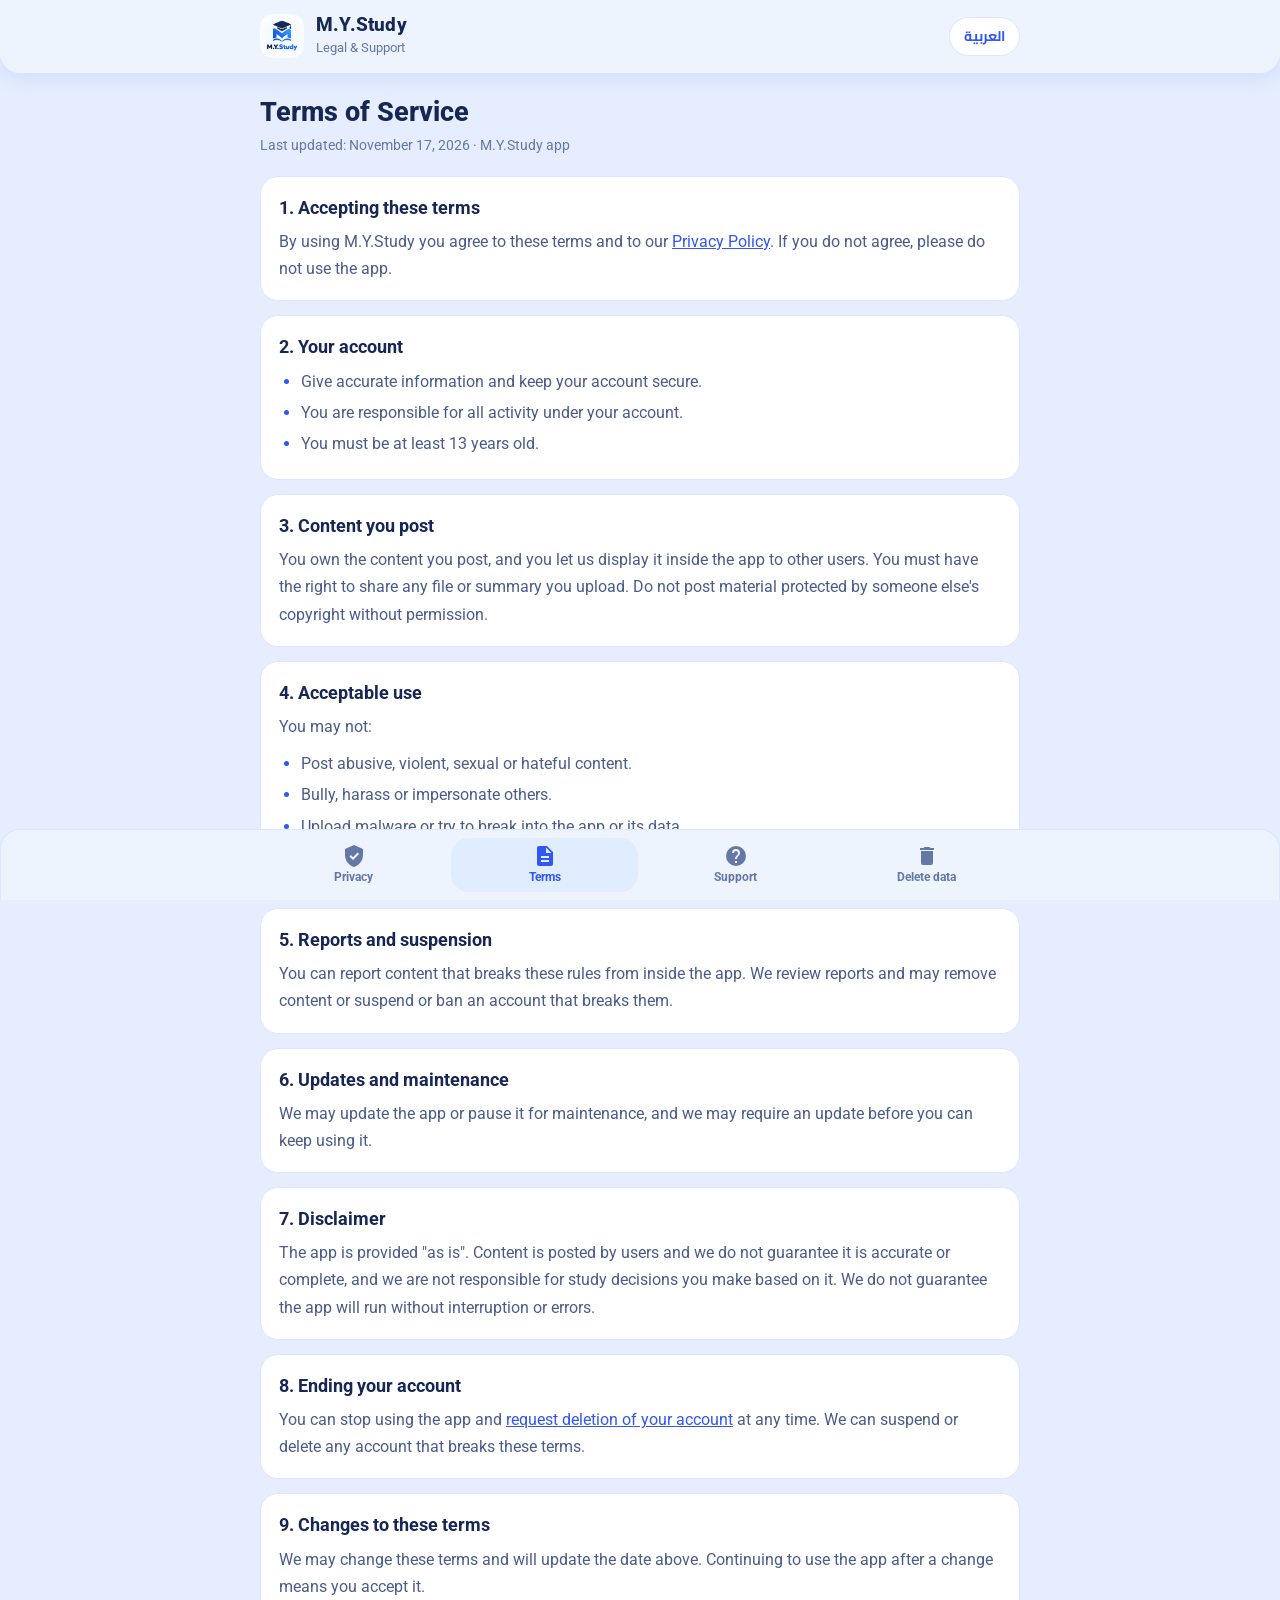
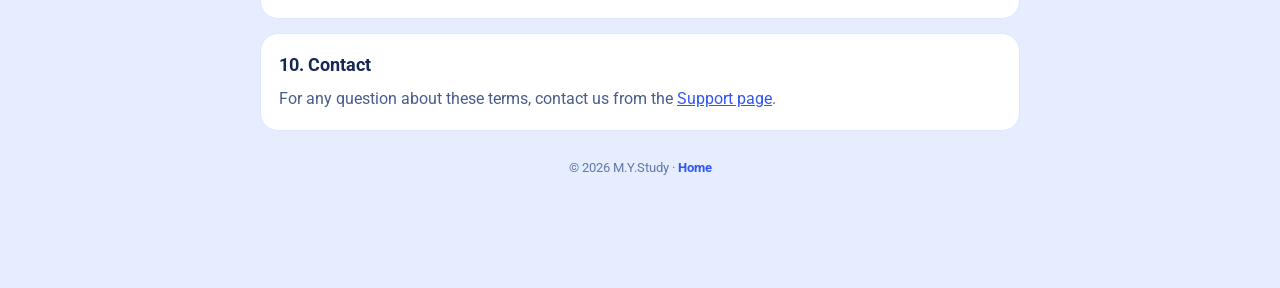
<file: terms.html>
<!doctype html>
<html lang="ar" dir="rtl" data-lang="ar">
<head>
<meta charset="utf-8">
<meta name="viewport" content="width=device-width,initial-scale=1,viewport-fit=cover">
<title>Terms of Service | شروط الخدمة - M.Y.Study</title>
<meta name="description" content="M.Y.Study - privacy policy, terms of service, support and data deletion.">
<link rel="icon" href="icon.png">
<link rel="preconnect" href="https://fonts.googleapis.com"><link rel="preconnect" href="https://fonts.gstatic.com" crossorigin>
<link rel="stylesheet" href="https://fonts.googleapis.com/css2?family=Cairo:wght@400;600;700;800&family=Roboto:wght@400;500;700&display=swap">
<link rel="stylesheet" href="style.css">
<script src="app.js"></script>
</head>
<body class="p-terms">
<svg width="0" height="0" style="position:absolute" aria-hidden="true">
  <symbol id="i-shield" viewBox="0 0 24 24"><path fill="currentColor" d="M12 1 3 5v6c0 5.55 3.84 10.74 9 12 5.16-1.26 9-6.45 9-12V5l-9-4Zm-1 15-3.5-3.5 1.41-1.41L11 13.17l4.59-4.58L17 10l-6 6Z"/></symbol>
  <symbol id="i-help" viewBox="0 0 24 24"><path fill="currentColor" d="M12 2a10 10 0 1 0 0 20 10 10 0 0 0 0-20Zm1 17h-2v-2h2v2Zm2.07-7.75-.9.92A3.5 3.5 0 0 0 13 15h-2v-.5c0-1 .4-1.9 1.17-2.59l1.24-1.26A2 2 0 0 0 14 9a2 2 0 0 0-4 0H8a4 4 0 0 1 8 0c0 .88-.36 1.68-.93 2.25Z"/></symbol>
  <symbol id="i-doc" viewBox="0 0 24 24"><path fill="currentColor" d="M14 2H6a2 2 0 0 0-2 2v16a2 2 0 0 0 2 2h12a2 2 0 0 0 2-2V8l-6-6Zm2 16H8v-2h8v2Zm0-4H8v-2h8v2Zm-3-5V3.5L18.5 9H13Z"/></symbol>
  <symbol id="i-trash" viewBox="0 0 24 24"><path fill="currentColor" d="M6 19a2 2 0 0 0 2 2h8a2 2 0 0 0 2-2V7H6v12ZM19 4h-3.5l-1-1h-5l-1 1H5v2h14V4Z"/></symbol>
  <symbol id="i-chev" viewBox="0 0 24 24"><path fill="currentColor" d="M8.59 16.59 13.17 12 8.59 7.41 10 6l6 6-6 6-1.41-1.41Z"/></symbol>
  <symbol id="i-info" viewBox="0 0 24 24"><path fill="currentColor" d="M12 2a10 10 0 1 0 0 20 10 10 0 0 0 0-20Zm1 15h-2v-6h2v6Zm0-8h-2V7h2v2Z"/></symbol>
</svg>
<header class="top"><div class="wrap">
  <img class="logo" alt="M.Y.Study" src="icon.png">
  <div class="brand"><b>M.Y.Study</b>
    <span class="ar">المعلومات القانونية والدعم</span><span class="en">Legal &amp; Support</span></div>
  <button class="lang" id="langbtn" type="button" aria-label="Language"><span class="ar">English</span><span class="en">العربية</span></button>
</div></header>
<main class="wrap">
<section class="page" id="terms">
  <h1><span class="ar">شروط الخدمة</span><span class="en">Terms of Service</span></h1>
  <p class="sub"><span class="ar">آخر تحديث: 17 نوفمبر 2026 · تطبيق M.Y.Study</span><span class="en">Last updated: November 17, 2026 · M.Y.Study app</span></p>

  <div class="card">
    <h2><span class="ar">1. الموافقة على الشروط</span><span class="en">1. Accepting these terms</span></h2>
    <p class="ar">باستخدامك M.Y.Study انت موافق على الشروط دي وعلى <a href="privacy.html">سياسة الخصوصية</a>. لو مش موافق، متستخدمش التطبيق.</p>
    <p class="en">By using M.Y.Study you agree to these terms and to our <a href="privacy.html">Privacy Policy</a>. If you do not agree, please do not use the app.</p>
  </div>
  <div class="card">
    <h2><span class="ar">2. حسابك</span><span class="en">2. Your account</span></h2>
    <ul class="ar"><li>لازم تدخل بيانات صحيحة وتحافظ على أمان حسابك.</li><li>انت مسؤول عن كل نشاط بيحصل من حسابك.</li><li>لازم يكون سنك 13 سنة على الأقل.</li></ul>
    <ul class="en"><li>Give accurate information and keep your account secure.</li><li>You are responsible for all activity under your account.</li><li>You must be at least 13 years old.</li></ul>
  </div>
  <div class="card">
    <h2><span class="ar">3. المحتوى اللي بتنشره</span><span class="en">3. Content you post</span></h2>
    <p class="ar">انت صاحب المحتوى اللي بتنشره، وبتديلنا إذن عرضه داخل التطبيق للمستخدمين التانيين. لازم يكون عندك الحق في نشر أي ملف أو ملخص بترفعه، ومتنشرش مواد محمية بحقوق نشر لشخص تاني من غير إذنه.</p>
    <p class="en">You own the content you post, and you let us display it inside the app to other users. You must have the right to share any file or summary you upload. Do not post material protected by someone else's copyright without permission.</p>
  </div>
  <div class="card">
    <h2><span class="ar">4. الاستخدام المقبول</span><span class="en">4. Acceptable use</span></h2>
    <p class="ar">ممنوع:</p>
    <ul class="ar"><li>نشر محتوى مسيء أو عنيف أو جنسي أو يحرّض على الكراهية.</li><li>التنمر أو التحرش أو انتحال شخصية حد.</li><li>نشر برامج ضارة أو محاولة اختراق التطبيق أو بياناته.</li><li>الغش أو الإزعاج أو السبام.</li></ul>
    <p class="en">You may not:</p>
    <ul class="en"><li>Post abusive, violent, sexual or hateful content.</li><li>Bully, harass or impersonate others.</li><li>Upload malware or try to break into the app or its data.</li><li>Cheat, spam or disrupt other users.</li></ul>
  </div>
  <div class="card">
    <h2><span class="ar">5. البلاغات والإيقاف</span><span class="en">5. Reports and suspension</span></h2>
    <p class="ar">تقدر تبلّغ عن أي محتوى مخالف من داخل التطبيق. بنراجع البلاغات وممكن نحذف المحتوى أو نوقف الحساب أو نحظره لو حصلت مخالفة.</p>
    <p class="en">You can report content that breaks these rules from inside the app. We review reports and may remove content or suspend or ban an account that breaks them.</p>
  </div>
  <div class="card">
    <h2><span class="ar">6. التحديثات والصيانة</span><span class="en">6. Updates and maintenance</span></h2>
    <p class="ar">ممكن نحدّث التطبيق أو نوقفه مؤقتًا للصيانة، وممكن نطلب تحديثًا إجباريًا عشان تكمل استخدامه.</p>
    <p class="en">We may update the app or pause it for maintenance, and we may require an update before you can keep using it.</p>
  </div>
  <div class="card">
    <h2><span class="ar">7. إخلاء المسؤولية</span><span class="en">7. Disclaimer</span></h2>
    <p class="ar">التطبيق متاح "كما هو". المحتوى بينشره المستخدمين ومش بنضمن دقته أو اكتماله، ومش مسؤولين عن أي قرار دراسي بتاخده بناءً عليه. مش بنضمن إن التطبيق هيشتغل من غير انقطاع أو أخطاء.</p>
    <p class="en">The app is provided "as is". Content is posted by users and we do not guarantee it is accurate or complete, and we are not responsible for study decisions you make based on it. We do not guarantee the app will run without interruption or errors.</p>
  </div>
  <div class="card">
    <h2><span class="ar">8. إنهاء الحساب</span><span class="en">8. Ending your account</span></h2>
    <p class="ar">تقدر توقف استخدام التطبيق وتطلب <a href="delete-data.html">حذف حسابك</a> في أي وقت. ونقدر نوقف أو نحذف أي حساب بيخالف الشروط دي.</p>
    <p class="en">You can stop using the app and <a href="delete-data.html">request deletion of your account</a> at any time. We can suspend or delete any account that breaks these terms.</p>
  </div>
  <div class="card">
    <h2><span class="ar">9. تعديل الشروط</span><span class="en">9. Changes to these terms</span></h2>
    <p class="ar">ممكن نعدّل الشروط دي، وهنحدّث التاريخ اللي فوق. استمرارك في الاستخدام بعد التعديل يعني موافقتك.</p>
    <p class="en">We may change these terms and will update the date above. Continuing to use the app after a change means you accept it.</p>
  </div>
  <div class="card">
    <h2><span class="ar">10. التواصل</span><span class="en">10. Contact</span></h2>
    <p class="ar">لأي سؤال عن الشروط، تواصل معانا من <a href="support.html">صفحة الدعم</a>.</p>
    <p class="en">For any question about these terms, contact us from the <a href="support.html">Support page</a>.</p>
  </div>
</section>
<p class="foot">© 2026 M.Y.Study · <a href="index.html" id="homelink"><span class="ar">الرئيسية</span><span class="en">Home</span></a></p>
</main>
<nav class="nav" aria-label="Pages"><div class="wrap">
  <a href="privacy.html"><svg width="24" height="24"><use href="#i-shield"/></svg><span class="ar">الخصوصية</span><span class="en">Privacy</span></a>
  <a href="terms.html"><svg width="24" height="24"><use href="#i-doc"/></svg><span class="ar">الشروط</span><span class="en">Terms</span></a>
  <a href="support.html"><svg width="24" height="24"><use href="#i-help"/></svg><span class="ar">الدعم</span><span class="en">Support</span></a>
  <a href="delete-data.html"><svg width="24" height="24"><use href="#i-trash"/></svg><span class="ar">حذف البيانات</span><span class="en">Delete data</span></a>
</div></nav>
</body>
</html>
</file>
<file: style.css>
/* Layout: app-style rounded top bar, centered column of cards, bottom navigation pill bar like the M.Y.Study home screen */
:root{
  --bg:#E5EDFF;
  --bg2:#F6FAFE;
  --card:#EDF4FE;
  --card-solid:#FFFFFF;
  --chip:#E0EDFF;
  --stroke:#DCE6FF;
  --ink:#162655;
  --ink2:#4A5C8C;
  --ink3:#6477A7;
  --blue:#3156F2;
  --blue2:#377FFB;
  --purple:#6A3EFA;
  --on-brand:#FFFFFF;
  --warn-bg:#FDEBC8;
  --warn-ink:#B45309;
  --bad-bg:#FDE6E8;
  --bad-ink:#B42318;
  --ok-bg:#D1FAF6;
  --ok-ink:#1F7A6F;
  --shadow:0 6px 20px rgba(49,86,242,.10);
  --font:'Roboto','Cairo',system-ui,-apple-system,'Segoe UI',sans-serif;
  --font-ar:'Cairo','Roboto',system-ui,'Segoe UI',Tahoma,sans-serif;
}
@media (prefers-color-scheme: dark){:root:not([data-theme="light"]){
  --bg:#0E1424;--bg2:#141D33;--card:#1C2744;--card-solid:#18223A;--chip:#2D3C66;--stroke:#2A3860;
  --ink:#EAF0FF;--ink2:#B3C1E8;--ink3:#98A9D6;--blue:#8AA2FF;--blue2:#6FA2FF;--purple:#A68BFF;
  --warn-bg:#493A1E;--warn-ink:#EB883D;--bad-bg:#381619;--bad-ink:#FF8A8A;--ok-bg:#1F4844;--ok-ink:#56D2C6;
  --shadow:0 6px 20px rgba(0,0,0,.35);color-scheme:dark}}
:root[data-theme="dark"]{
  --bg:#0E1424;--bg2:#141D33;--card:#1C2744;--card-solid:#18223A;--chip:#2D3C66;--stroke:#2A3860;
  --ink:#EAF0FF;--ink2:#B3C1E8;--ink3:#98A9D6;--blue:#8AA2FF;--blue2:#6FA2FF;--purple:#A68BFF;
  --warn-bg:#493A1E;--warn-ink:#EB883D;--bad-bg:#381619;--bad-ink:#FF8A8A;--ok-bg:#1F4844;--ok-ink:#56D2C6;
  --shadow:0 6px 20px rgba(0,0,0,.35);color-scheme:dark}

*{box-sizing:border-box}
html{scroll-behavior:smooth}
body{margin:0;background:var(--bg);color:var(--ink);font-family:var(--font);font-size:16px;line-height:1.7;
  padding-left:max(16px,env(safe-area-inset-left,0px));padding-right:max(16px,env(safe-area-inset-right,0px));
  padding-block:0 96px;min-height:100%}
html[data-lang="ar"] body{font-family:var(--font-ar)}
html[data-lang="ar"]{direction:rtl}
html[data-lang="en"]{direction:ltr}
html[data-lang="ar"] .en,html[data-lang="en"] .ar{display:none}
a{color:var(--blue)}
:focus-visible{outline:3px solid var(--blue2);outline-offset:2px;border-radius:8px}
.wrap{max-width:760px;margin:0 auto}

/* top bar */
.top{background:var(--card);margin:0 calc(-1 * max(16px,env(safe-area-inset-left,0px)));padding:calc(14px) max(16px,env(safe-area-inset-left,0px)) 14px;
  border-radius:0 0 20px 20px;box-shadow:var(--shadow)}
.top .wrap{display:flex;align-items:center;gap:12px}
.logo{width:44px;height:44px;border-radius:12px;flex:none;display:block}
.brand{flex:1;min-width:0}
.brand b{display:block;font-size:19px;font-weight:800;color:var(--ink);line-height:1.2;letter-spacing:.2px}
.brand span{display:block;font-size:13px;color:var(--ink3)}
.lang{border:1px solid var(--stroke);background:var(--card-solid);color:var(--blue);font:inherit;font-weight:700;font-size:14px;
  padding:7px 14px;border-radius:999px;cursor:pointer}
.lang:hover{background:var(--chip)}

/* home */
.hero{margin-top:22px;padding:26px 22px;border-radius:24px;color:var(--on-brand);
  background:linear-gradient(120deg,#4F61FB 0%,#377FFB 100%);box-shadow:var(--shadow)}
.hero h1{margin:0 0 6px;font-size:28px;line-height:1.25;font-weight:800;text-wrap:balance}
.hero p{margin:0;opacity:.95;max-width:52ch}
.grid{display:grid;grid-template-columns:repeat(auto-fit,minmax(min(100%,300px),1fr));gap:14px;margin-top:18px}
.tile{display:flex;gap:14px;align-items:center;text-decoration:none;color:var(--ink);background:var(--card-solid);
  border:1px solid var(--stroke);border-radius:18px;padding:16px;min-width:0}
.tile:hover{border-color:var(--blue);transform:translateY(-1px)}
.tile .ic{width:46px;height:46px;border-radius:14px;background:var(--chip);color:var(--blue);display:grid;place-items:center;flex:none}
.tile h2{margin:0;font-size:17px;font-weight:700;line-height:1.3}
.tile p{margin:2px 0 0;font-size:14px;color:var(--ink2);line-height:1.5}
.tile .chev{margin-inline-start:auto;color:var(--ink3);flex:none}
html[data-lang="ar"] .chev svg{transform:scaleX(-1)}
.meta{margin-top:20px;font-size:13px;color:var(--ink3)}

/* pages: only the one matching the hash is visible */
.page{display:block;margin-top:22px}
.page h1{margin:0 0 4px;font-size:27px;font-weight:800;line-height:1.3;text-wrap:balance}
.page .sub{margin:0 0 18px;color:var(--ink3);font-size:14px}
.card{background:var(--card-solid);border:1px solid var(--stroke);border-radius:18px;padding:18px 18px;margin-bottom:14px}
.card h2{margin:0 0 8px;font-size:18px;font-weight:700;color:var(--ink);line-height:1.4}
.card p{margin:0 0 10px;color:var(--ink2)}
.card p:last-child{margin-bottom:0}
.card ul{margin:0;padding-inline-start:22px;color:var(--ink2)}
.card li{margin:4px 0}
.card li::marker{color:var(--blue)}
.note{display:flex;gap:12px;border-radius:16px;padding:14px 16px;margin-bottom:14px;background:var(--chip);color:var(--ink)}
.note.warn{background:var(--warn-bg);color:var(--warn-ink)}
.note.ok{background:var(--ok-bg);color:var(--ok-ink)}
.note p{margin:0}
.note svg{flex:none;margin-top:3px}
.tbl{overflow-x:auto;border:1px solid var(--stroke);border-radius:14px}
table{border-collapse:collapse;width:100%;min-width:480px;font-size:15px}
th,td{padding:10px 12px;text-align:start;vertical-align:top;border-bottom:1px solid var(--stroke);color:var(--ink2)}
th{background:var(--chip);color:var(--ink);font-weight:700}
tr:last-child td{border-bottom:0}
.step{display:flex;gap:12px;align-items:flex-start;margin:10px 0}
.step i{flex:none;width:30px;height:30px;border-radius:50%;background:linear-gradient(120deg,#4F61FB,#377FFB);color:#fff;font-style:normal;font-weight:700;display:grid;place-items:center;font-size:14px}
.step div{flex:1;min-width:0;color:var(--ink2)}
.mail{display:inline-flex;align-items:center;gap:8px;flex-wrap:wrap;background:var(--chip);color:var(--ink);padding:8px 8px 8px 14px;border-radius:999px;font-weight:700;direction:ltr;unicode-bidi:isolate;max-width:100%}
.mail code{font:inherit;overflow-wrap:anywhere;user-select:all}
.copy{border:0;border-radius:999px;background:linear-gradient(120deg,#4F61FB,#377FFB);color:#fff;font:inherit;font-weight:700;font-size:13px;padding:6px 14px;cursor:pointer}
.copy:active{opacity:.85}
.btn{display:inline-block;text-decoration:none;border-radius:30px;background:linear-gradient(120deg,#4F61FB,#377FFB);color:#fff;font-weight:700;padding:11px 24px}
.faq details{border-top:1px solid var(--stroke);padding:10px 0}
.faq details:first-of-type{border-top:0}
.faq summary{cursor:pointer;font-weight:700;color:var(--ink);list-style-position:inside}
.faq details p{margin:8px 0 0}

/* bottom navigation */
.nav{position:fixed;left:0;right:0;bottom:0;z-index:5;background:var(--card);border:1px solid var(--stroke);border-bottom:0;
  border-radius:20px 20px 0 0;padding:8px max(10px,env(safe-area-inset-left,0px)) calc(8px + env(safe-area-inset-bottom,0px)) max(10px,env(safe-area-inset-right,0px))}
.nav .wrap{display:grid;grid-template-columns:repeat(4,1fr);gap:4px}
.nav a{display:flex;flex-direction:column;align-items:center;gap:2px;padding:6px 2px;border-radius:18px;text-decoration:none;color:var(--ink3);font-size:12px;font-weight:700;min-width:0;text-align:center;line-height:1.3}
.nav a:hover{background:var(--chip)}
body.p-privacy a[href="privacy.html"],
body.p-terms a[href="terms.html"],
body.p-support a[href="support.html"],
body.p-delete-data a[href="delete-data.html"]{background:var(--chip);color:var(--blue)}
.foot{margin-top:26px;text-align:center;color:var(--ink3);font-size:13px}
.foot a{font-weight:700;text-decoration:none}
@media (prefers-reduced-motion:reduce){html{scroll-behavior:auto}.tile:hover{transform:none}}
@media (max-width:420px){.hero h1{font-size:24px}.page h1{font-size:23px}}
@media (max-width:420px){.mail{font-size:14px;padding-inline-end:14px}.mail:has(.copy){padding-inline-end:8px}}
</file>
